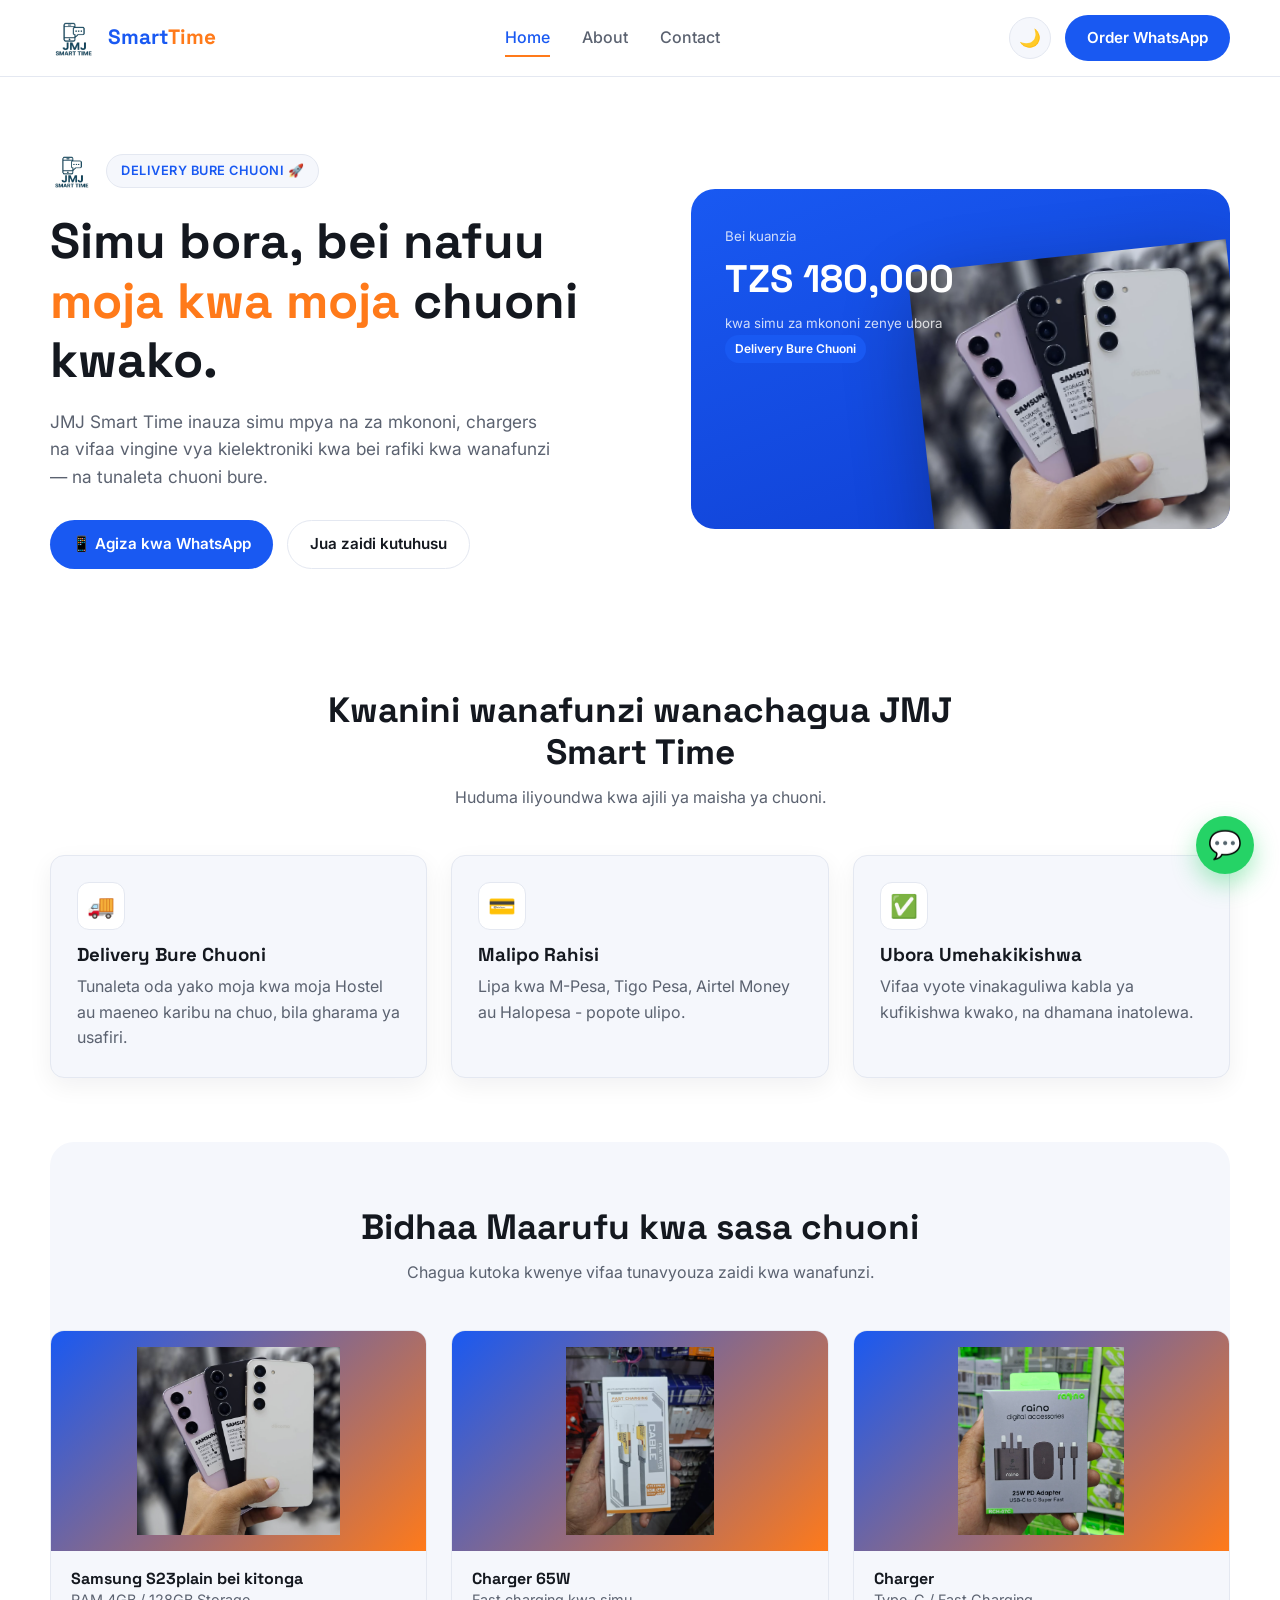
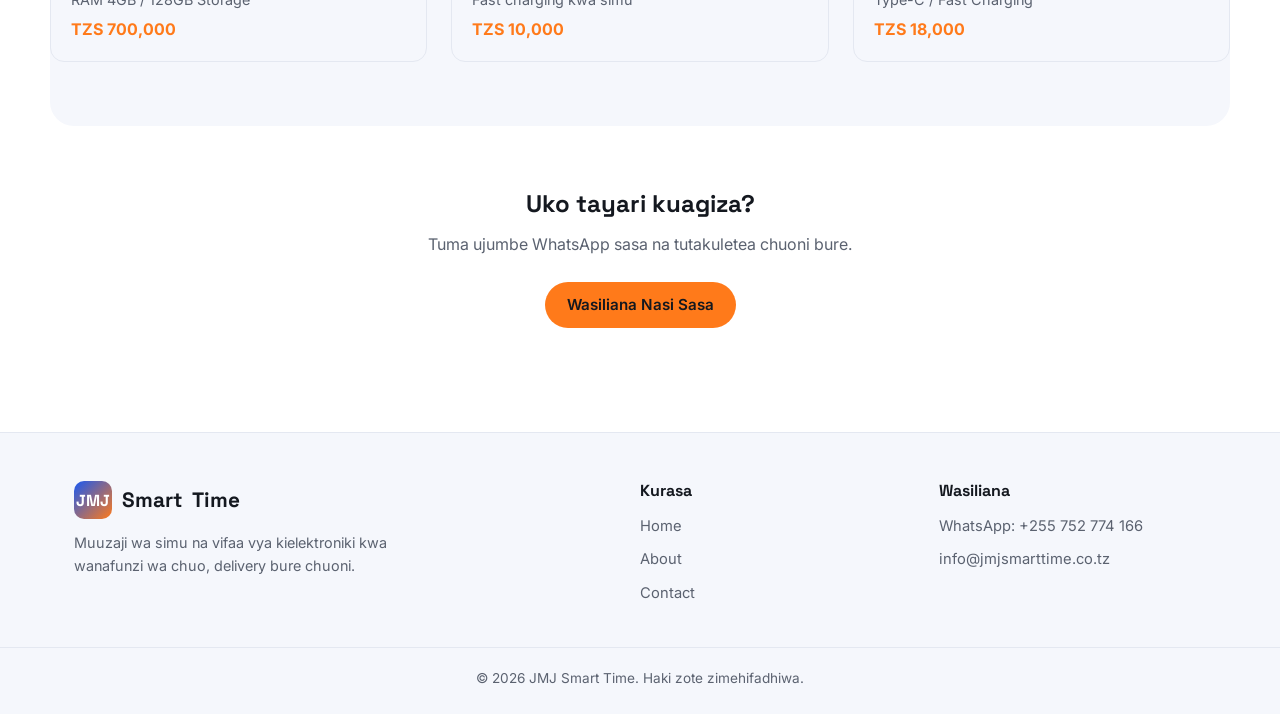
<file: index.html>
<!DOCTYPE html>
<html lang="sw">
<head>
<meta charset="UTF-8">
<meta name="viewport" content="width=device-width, initial-scale=1.0">
<title>JMJ Smart Time | Simu na Vifaa vya Kielektroniki - Chuo</title>
<meta name="description" content="JMJ Smart Time - muuzaji wa simu na vifaa vya kielektroniki kwa wanafunzi wa chuo. Delivery bure chuoni.">
<link rel="stylesheet" href="css/style.css">
</head>
<body>

<!-- ===== HEADER ===== -->
<header class="site-header">
  <div class="container nav">
    <a href="index.html" class="logo">
      <img src="images/logo/logo.png" alt="JMJ Smart Time logo" class="brand-logo">
      <span class="logo-text">Smart<span>Time</span></span>
    </a>

    <nav class="nav-links" id="navLinks">
      <a href="index.html" class="active">Home</a>
      <a href="about.html">About</a>
      <a href="contact.html">Contact</a>
    </nav>

    <div class="nav-actions">
      <button class="theme-toggle" id="themeToggle" aria-label="Badilisha mwonekano">🌙</button>
      <a href="https://wa.me/255752774166" target="_blank" class="btn btn-primary">Order WhatsApp</a>
      <button class="burger" id="burgerBtn" aria-label="Menu">
        <span></span><span></span><span></span>
      </button>
    </div>
  </div>
</header>

<!-- ===== HERO ===== -->
<section class="hero container">
  <div>
    <div class="hero-brand-wrap">
      <img src="images/logo/logo.png" alt="JMJ Smart Time logo" class="hero-brand-logo">
      <span class="eyebrow">Delivery bure chuoni 🚀</span>
    </div>
    <h1>Simu bora, bei nafuu <span class="accent-text">moja kwa moja</span> chuoni kwako.</h1>
    <p>JMJ Smart Time inauza simu mpya na za mkononi, chargers na vifaa vingine vya kielektroniki kwa bei rafiki kwa wanafunzi — na tunaleta chuoni bure.</p>
    <div class="hero-cta">
      <a href="https://wa.me/255752774166" target="_blank" class="btn btn-primary">📱 Agiza kwa WhatsApp</a>
      <a href="about.html" class="btn btn-outline">Jua zaidi kutuhusu</a>
    </div>
  </div>

  <div class="hero-visual">
    <img src="images/samsung-s23plain.png" alt="Samsung S23plain" class="hero-phone-image">
    <div class="hero-visual-content">
      <div>
        <small>Bei kuanzia</small>
        <div class="hero-price">TZS 180,000</div>
        <small>kwa simu za mkononi zenye ubora</small>
      </div>
      <div>
        <span class="badge">Delivery Bure Chuoni</span>
      </div>
    </div>
  </div>
</section>

<!-- ===== KWANINI SISI ===== -->
<section class="section container">
  <div class="section-head">
    <h2>Kwanini wanafunzi wanachagua JMJ Smart Time</h2>
    <p>Huduma iliyoundwa kwa ajili ya maisha ya chuoni.</p>
  </div>

  <div class="grid-3">
    <div class="card">
      <div class="feature-icon">🚚</div>
      <h3>Delivery Bure Chuoni</h3>
      <p style="color:var(--text-soft); margin-top:8px;">Tunaleta oda yako moja kwa moja Hostel au maeneo karibu na chuo, bila gharama ya usafiri.</p>
    </div>
    <div class="card">
      <div class="feature-icon">💳</div>
      <h3>Malipo Rahisi</h3>
      <p style="color:var(--text-soft); margin-top:8px;">Lipa kwa M-Pesa, Tigo Pesa, Airtel Money au Halopesa - popote ulipo.</p>
    </div>
    <div class="card">
      <div class="feature-icon">✅</div>
      <h3>Ubora Umehakikishwa</h3>
      <p style="color:var(--text-soft); margin-top:8px;">Vifaa vyote vinakaguliwa kabla ya kufikishwa kwako, na dhamana inatolewa.</p>
    </div>
  </div>
</section>

<!-- ===== BIDHAA MAALUM ===== -->
<section class="section container" style="background:var(--surface); border-radius:24px;">
  <div class="section-head">
    <h2>Bidhaa Maarufu kwa sasa chuoni</h2>
    <p>Chagua kutoka kwenye vifaa tunavyouza zaidi kwa wanafunzi.</p>
  </div>

  <div class="grid-3">
    <div class="product-card">
      <div class="product-thumb"><img src="images/samsung-s23plain.png" alt="Samsung S23plain"></div>
      <div class="product-info">
        <h4>Samsung S23plain bei kitonga</h4>
        <p style="color:var(--text-soft); font-size:.9rem;">RAM 4GB / 128GB Storage</p>
        <div class="price">TZS 700,000</div>
      </div>
    </div>
    <div class="product-card">
      <div class="product-thumb"><img src="images/charger-65w.png" alt="Charger 65W"></div>
      <div class="product-info">
        <h4>Charger 65W</h4>
        <p style="color:var(--text-soft); font-size:.9rem;">Fast charging kwa simu</p>
        <div class="price">TZS 10,000</div>
      </div>
    </div>
    <div class="product-card">
      <div class="product-thumb"><img src="images/charger-18000.png" alt="Charger 18,000"></div>
      <div class="product-info">
        <h4>Charger</h4>
        <p style="color:var(--text-soft); font-size:.9rem;">Type-C / Fast Charging</p>
        <div class="price">TZS 18,000</div>
      </div>
    </div>
  </div>
</section>

<!-- ===== CTA ===== -->
<section class="section container" style="text-align:center;">
  <h2 style="margin-bottom:14px;">Uko tayari kuagiza?</h2>
  <p style="color:var(--text-soft); margin-bottom:24px;">Tuma ujumbe WhatsApp sasa na tutakuletea chuoni bure.</p>
  <a href="https://wa.me/255752774166" target="_blank" class="btn btn-accent">Wasiliana Nasi Sasa</a>
</section>

<!-- ===== FOOTER ===== -->
<footer class="site-footer">
  <div class="container footer-grid">
    <div>
      <div class="logo" style="margin-bottom:12px;">
        <span class="logo-badge">JMJ</span> Smart<span>Time</span>
      </div>
      <p style="color:var(--text-soft); font-size:.9rem; max-width:36ch;">Muuzaji wa simu na vifaa vya kielektroniki kwa wanafunzi wa chuo, delivery bure chuoni.</p>
    </div>
    <div>
      <h4>Kurasa</h4>
      <a href="index.html">Home</a>
      <a href="about.html">About</a>
      <a href="contact.html">Contact</a>
    </div>
    <div>
      <h4>Wasiliana</h4>
      <a href="https://wa.me/255752774166" target="_blank">WhatsApp: +255 752 774 166</a>
      <a href="mailto:info@jmjsmarttime.co.tz">info@jmjsmarttime.co.tz</a>
    </div>
  </div>
  <div class="footer-bottom">&copy; 2026 JMJ Smart Time. Haki zote zimehifadhiwa.</div>
</footer>

<a href="https://wa.me/255752774166" target="_blank" class="whatsapp-float" aria-label="Wasiliana WhatsApp">💬</a>

<script src="js/main.js"></script>
</body>
</html>
</file>
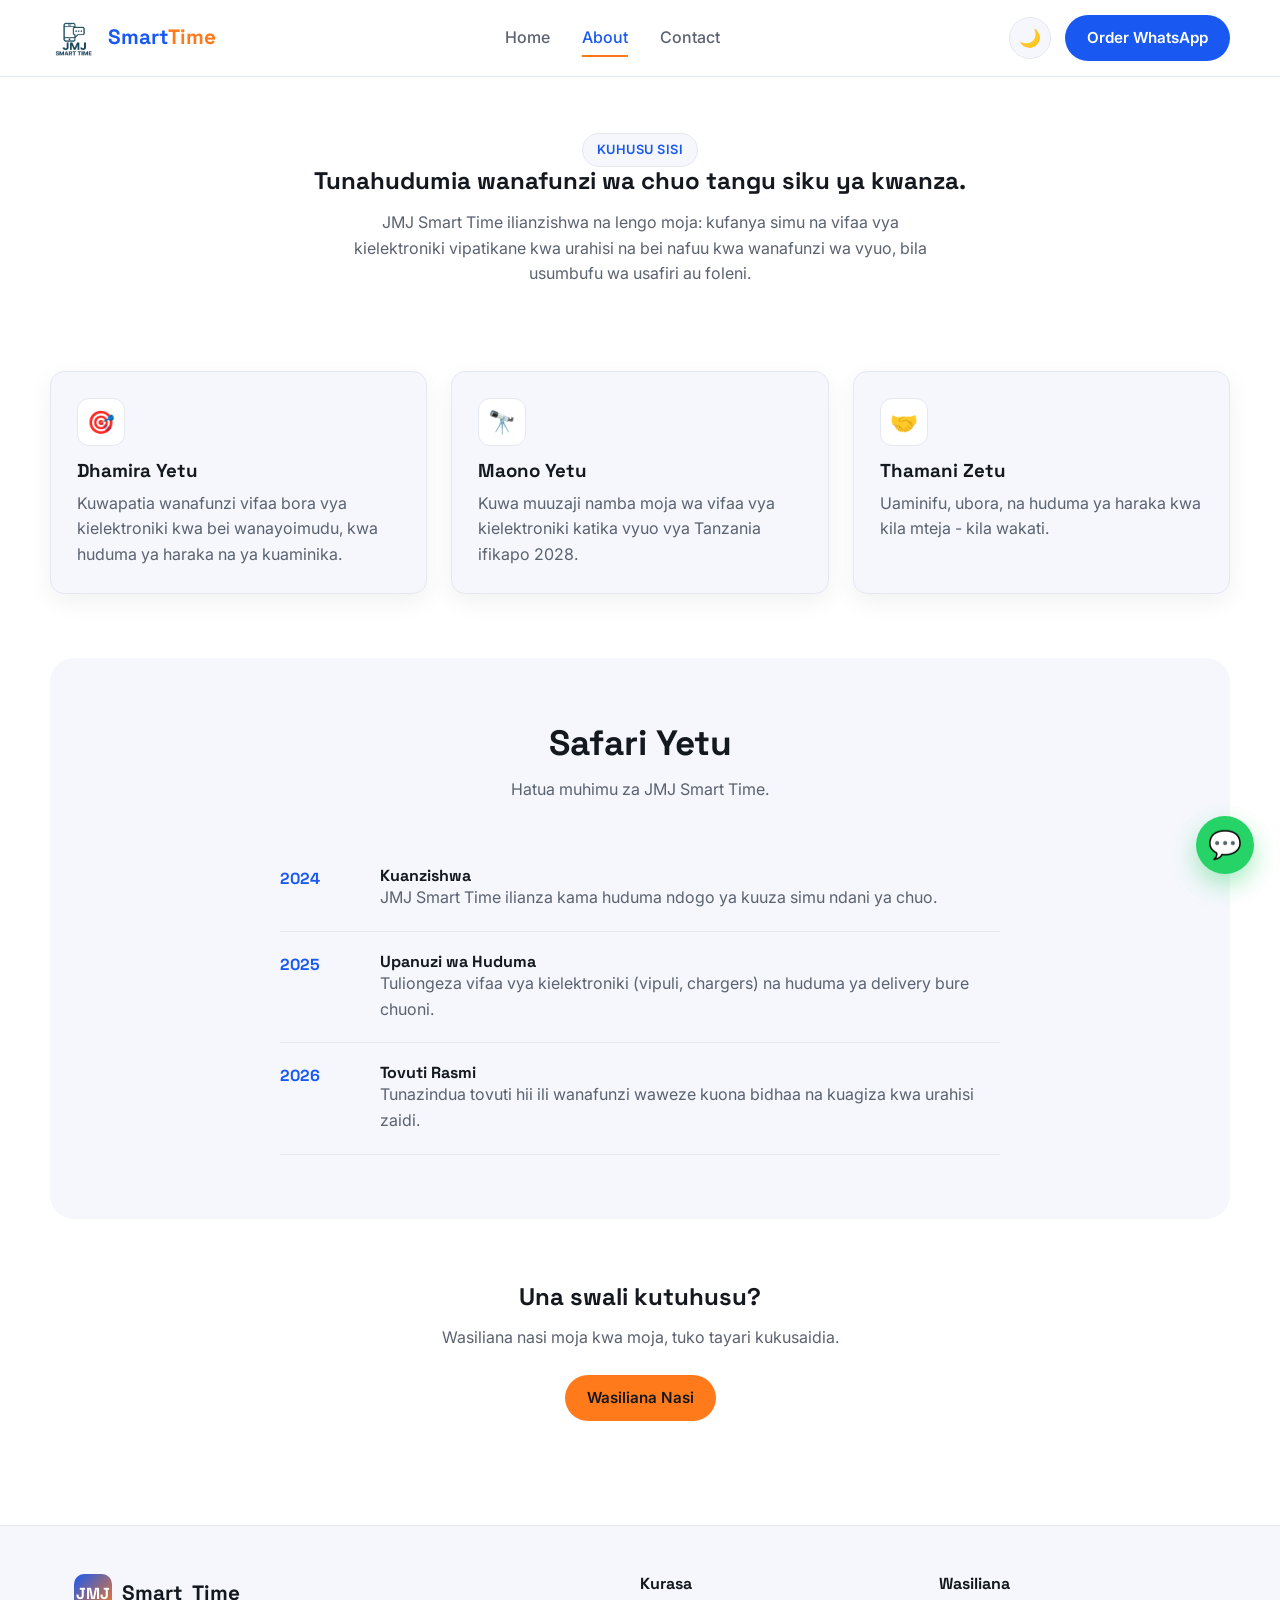
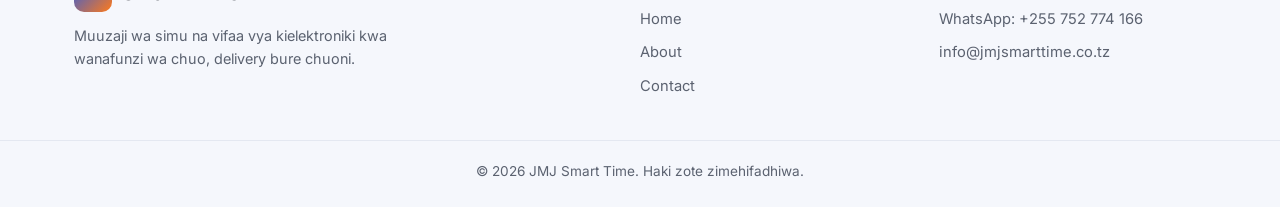
<file: about.html>
<!DOCTYPE html>
<html lang="sw">
<head>
<meta charset="UTF-8">
<meta name="viewport" content="width=device-width, initial-scale=1.0">
<title>About | JMJ Smart Time</title>
<meta name="description" content="Jifunze zaidi kuhusu JMJ Smart Time - historia yetu, dhamira na thamani zetu.">
<link rel="stylesheet" href="css/style.css">
</head>
<body>

<!-- ===== HEADER ===== -->
<header class="site-header">
  <div class="container nav">
    <a href="index.html" class="logo">
      <img src="images/logo/logo.png" alt="JMJ Smart Time logo" class="brand-logo">
      <span class="logo-text">Smart<span>Time</span></span>
    </a>

    <nav class="nav-links" id="navLinks">
      <a href="index.html">Home</a>
      <a href="about.html" class="active">About</a>
      <a href="contact.html">Contact</a>
    </nav>

    <div class="nav-actions">
      <button class="theme-toggle" id="themeToggle" aria-label="Badilisha mwonekano">🌙</button>
      <a href="https://wa.me/255752774166" target="_blank" class="btn btn-primary">Order WhatsApp</a>
      <button class="burger" id="burgerBtn" aria-label="Menu">
        <span></span><span></span><span></span>
      </button>
    </div>
  </div>
</header>

<!-- ===== ABOUT HERO ===== -->
<section class="about-hero container">
  <span class="eyebrow">Kuhusu Sisi</span>
  <h1>Tunahudumia wanafunzi wa chuo tangu siku ya kwanza.</h1>
  <p>JMJ Smart Time ilianzishwa na lengo moja: kufanya simu na vifaa vya kielektroniki vipatikane kwa urahisi na bei nafuu kwa wanafunzi wa vyuo, bila usumbufu wa usafiri au foleni.</p>
</section>

<!-- ===== DHAMIRA / MAONO ===== -->
<section class="section container grid-3">
  <div class="card">
    <div class="feature-icon">🎯</div>
    <h3>Dhamira Yetu</h3>
    <p style="color:var(--text-soft); margin-top:8px;">Kuwapatia wanafunzi vifaa bora vya kielektroniki kwa bei wanayoimudu, kwa huduma ya haraka na ya kuaminika.</p>
  </div>
  <div class="card">
    <div class="feature-icon">🔭</div>
    <h3>Maono Yetu</h3>
    <p style="color:var(--text-soft); margin-top:8px;">Kuwa muuzaji namba moja wa vifaa vya kielektroniki katika vyuo vya Tanzania ifikapo 2028.</p>
  </div>
  <div class="card">
    <div class="feature-icon">🤝</div>
    <h3>Thamani Zetu</h3>
    <p style="color:var(--text-soft); margin-top:8px;">Uaminifu, ubora, na huduma ya haraka kwa kila mteja - kila wakati.</p>
  </div>
</section>

<!-- ===== SAFARI YETU (TIMELINE) ===== -->
<section class="section container" style="background:var(--surface); border-radius:24px;">
  <div class="section-head">
    <h2>Safari Yetu</h2>
    <p>Hatua muhimu za JMJ Smart Time.</p>
  </div>

  <div class="timeline">
    <div class="timeline-item">
      <div class="timeline-year">2024</div>
      <div>
        <h4>Kuanzishwa</h4>
        <p style="color:var(--text-soft);">JMJ Smart Time ilianza kama huduma ndogo ya kuuza simu ndani ya chuo.</p>
      </div>
    </div>
    <div class="timeline-item">
      <div class="timeline-year">2025</div>
      <div>
        <h4>Upanuzi wa Huduma</h4>
        <p style="color:var(--text-soft);">Tuliongeza vifaa vya kielektroniki (vipuli, chargers) na huduma ya delivery bure chuoni.</p>
      </div>
    </div>
    <div class="timeline-item">
      <div class="timeline-year">2026</div>
      <div>
        <h4>Tovuti Rasmi</h4>
        <p style="color:var(--text-soft);">Tunazindua tovuti hii ili wanafunzi waweze kuona bidhaa na kuagiza kwa urahisi zaidi.</p>
      </div>
    </div>
  </div>
</section>

<!-- ===== CTA ===== -->
<section class="section container" style="text-align:center;">
  <h2 style="margin-bottom:14px;">Una swali kutuhusu?</h2>
  <p style="color:var(--text-soft); margin-bottom:24px;">Wasiliana nasi moja kwa moja, tuko tayari kukusaidia.</p>
  <a href="contact.html" class="btn btn-accent">Wasiliana Nasi</a>
</section>

<!-- ===== FOOTER ===== -->
<footer class="site-footer">
  <div class="container footer-grid">
    <div>
      <div class="logo" style="margin-bottom:12px;">
        <span class="logo-badge">JMJ</span> Smart<span>Time</span>
      </div>
      <p style="color:var(--text-soft); font-size:.9rem; max-width:36ch;">Muuzaji wa simu na vifaa vya kielektroniki kwa wanafunzi wa chuo, delivery bure chuoni.</p>
    </div>
    <div>
      <h4>Kurasa</h4>
      <a href="index.html">Home</a>
      <a href="about.html">About</a>
      <a href="contact.html">Contact</a>
    </div>
    <div>
      <h4>Wasiliana</h4>
      <a href="https://wa.me/255752774166" target="_blank">WhatsApp: +255 752 774 166</a>
      <a href="mailto:info@jmjsmarttime.co.tz">info@jmjsmarttime.co.tz</a>
    </div>
  </div>
  <div class="footer-bottom">&copy; 2026 JMJ Smart Time. Haki zote zimehifadhiwa.</div>
</footer>

<a href="https://wa.me/255752774166" target="_blank" class="whatsapp-float" aria-label="Wasiliana WhatsApp">💬</a>

<script src="js/main.js"></script>
</body>
</html>
</file>
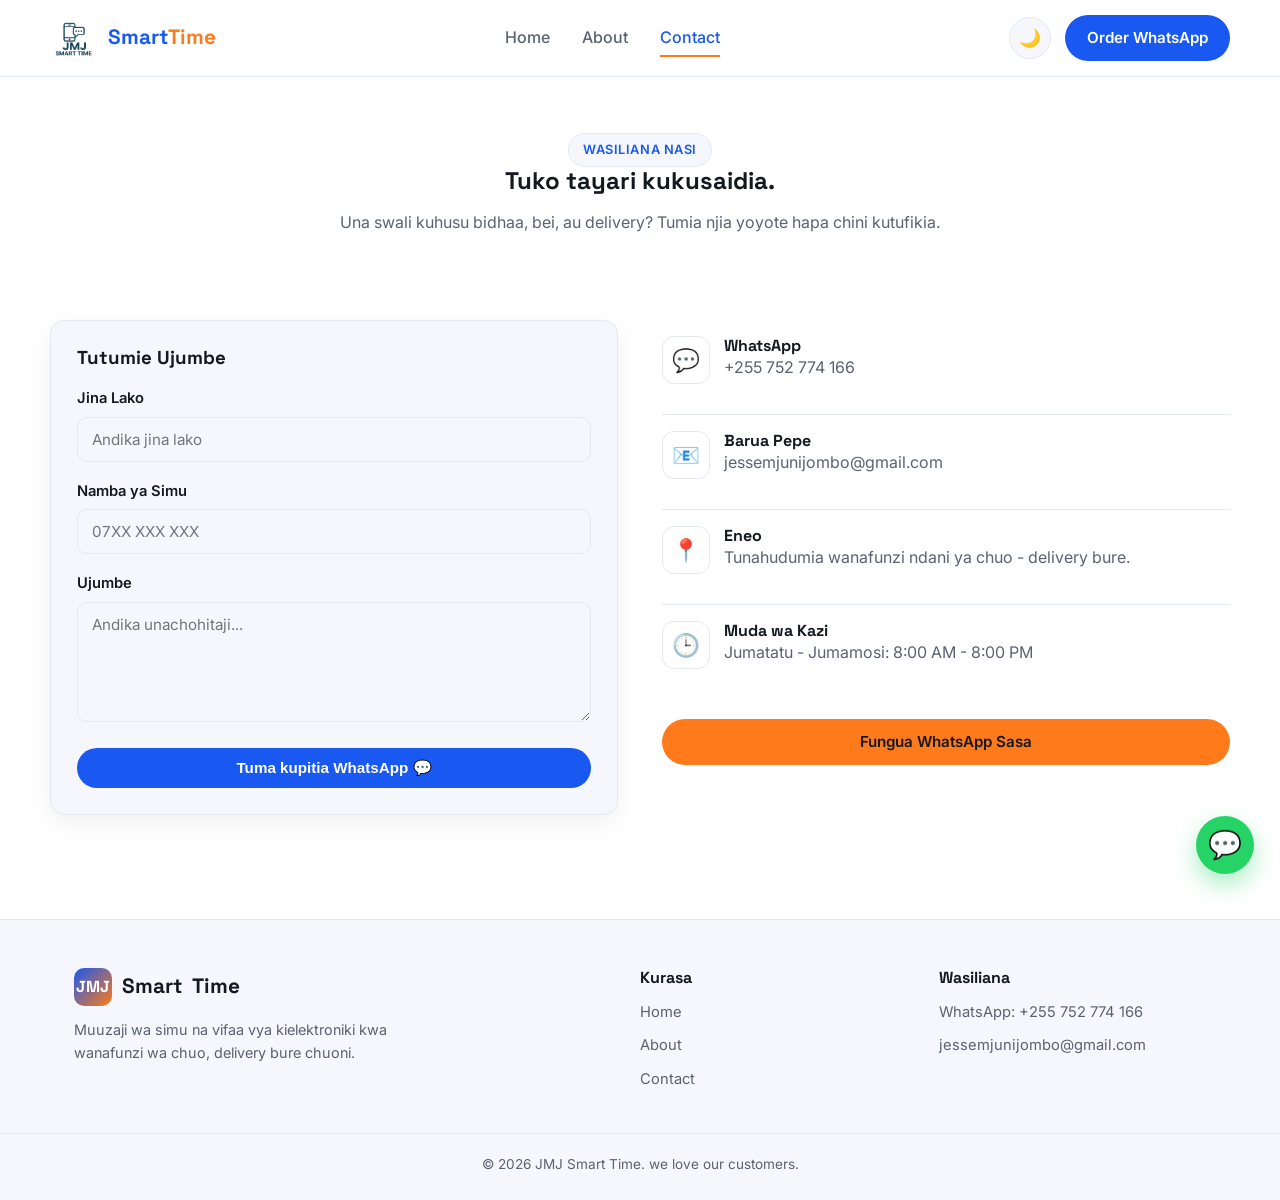
<file: contact.html>
<!DOCTYPE html>
<html lang="sw">
<head>
<meta charset="UTF-8">
<meta name="viewport" content="width=device-width, initial-scale=1.0">
<title>Contact | JMJ Smart Time</title>
<meta name="description" content="Wasiliana na JMJ Smart Time kupitia WhatsApp, email au fomu ya mawasiliano.">
<link rel="stylesheet" href="css/style.css">
</head>
<body>

<!-- ===== HEADER ===== -->
<header class="site-header">
  <div class="container nav">
    <a href="index.html" class="logo">
      <img src="images/logo/logo.png" alt="JMJ Smart Time logo" class="brand-logo">
      <span class="logo-text">Smart<span>Time</span></span>
    </a>

    <nav class="nav-links" id="navLinks">
      <a href="index.html">Home</a>
      <a href="about.html">About</a>
      <a href="contact.html" class="active">Contact</a>
    </nav>

    <div class="nav-actions">
      <button class="theme-toggle" id="themeToggle" aria-label="Badilisha mwonekano">🌙</button>
      <a href="https://wa.me/255752774166" target="_blank" class="btn btn-primary">Order WhatsApp</a>
      <button class="burger" id="burgerBtn" aria-label="Menu">
        <span></span><span></span><span></span>
      </button>
    </div>
  </div>
</header>

<!-- ===== CONTACT HERO ===== -->
<section class="about-hero container">
  <span class="eyebrow">Wasiliana Nasi</span>
  <h1>Tuko tayari kukusaidia.</h1>
  <p>Una swali kuhusu bidhaa, bei, au delivery? Tumia njia yoyote hapa chini kutufikia.</p>
</section>

<!-- ===== CONTACT CONTENT ===== -->
<section class="section container">
  <div class="contact-wrap">

    <!-- FOMU -->
    <div class="card">
      <h3 style="margin-bottom:18px;">Tutumie Ujumbe</h3>
      <form id="contactForm">
        <div class="form-group">
          <label for="cf-name">Jina Lako</label>
          <input type="text" id="cf-name" placeholder="Andika jina lako" required>
        </div>
        <div class="form-group">
          <label for="cf-phone">Namba ya Simu</label>
          <input type="tel" id="cf-phone" placeholder="07XX XXX XXX" required>
        </div>
        <div class="form-group">
          <label for="cf-message">Ujumbe</label>
          <textarea id="cf-message" placeholder="Andika unachohitaji..." required></textarea>
        </div>
        <button type="submit" class="btn btn-primary" style="width:100%; justify-content:center;">
          Tuma kupitia WhatsApp 💬
        </button>
      </form>
    </div>

    <!-- MAELEZO -->
    <div>
      <div class="contact-info-item">
        <div class="feature-icon">💬</div>
        <div>
          <h4>WhatsApp</h4>
          <p style="color:var(--text-soft);">+255 752 774 166</p>
        </div>
      </div>
      <div class="contact-info-item">
        <div class="feature-icon">📧</div>
        <div>
          <h4>Barua Pepe</h4>
          <p style="color:var(--text-soft);">jessemjunijombo@gmail.com</p>
        </div>
      </div>
      <div class="contact-info-item">
        <div class="feature-icon">📍</div>
        <div>
          <h4>Eneo</h4>
          <p style="color:var(--text-soft);">Tunahudumia wanafunzi ndani ya chuo - delivery bure.</p>
        </div>
      </div>
      <div class="contact-info-item" style="border-bottom:none;">
        <div class="feature-icon">🕒</div>
        <div>
          <h4>Muda wa Kazi</h4>
          <p style="color:var(--text-soft);">Jumatatu - Jumamosi: 8:00 AM - 8:00 PM</p>
        </div>
      </div>

      <a href="https://wa.me/255752774166" target="_blank" class="btn btn-accent" style="margin-top:20px; width:100%; justify-content:center;">
        Fungua WhatsApp Sasa
      </a>
    </div>

  </div>
</section>

<!-- ===== FOOTER ===== -->
<footer class="site-footer">
  <div class="container footer-grid">
    <div>
      <div class="logo" style="margin-bottom:12px;">
        <span class="logo-badge">JMJ</span> Smart<span>Time</span>
      </div>
      <p style="color:var(--text-soft); font-size:.9rem; max-width:36ch;">Muuzaji wa simu na vifaa vya kielektroniki kwa wanafunzi wa chuo, delivery bure chuoni.</p>
    </div>
    <div>
      <h4>Kurasa</h4>
      <a href="index.html">Home</a>
      <a href="about.html">About</a>
      <a href="contact.html">Contact</a>
    </div>
    <div>
      <h4>Wasiliana</h4>
      <a href="https://wa.me/255752774166" target="_blank">WhatsApp: +255 752 774 166</a>
      <a href="mailto:info@jmjsmarttime.co.tz">jessemjunijombo@gmail.com</a>
    </div>
  </div>
  <div class="footer-bottom">&copy; 2026 JMJ Smart Time. we love our customers.</div>
</footer>

<a href="https://wa.me/255752774166" target="_blank" class="whatsapp-float" aria-label="Wasiliana WhatsApp">💬</a>

<script src="js/main.js"></script>
</body>
</html>
</file>
<file: css/style.css>
/* =====================================================
   JMJ SMART TIME — Stylesheet kuu
   ===================================================== */

@import url('https://fonts.googleapis.com/css2?family=Space+Grotesk:wght@500;600;700&family=Inter:wght@400;500;600&display=swap');

:root{
  /* --- Light mode (default) --- */
  --bg: #FFFFFF;
  --surface: #F5F7FC;
  --text: #14181F;
  --text-soft: #5B6270;
  --primary: #1959F2;
  --accent: #FF7A1A;
  --border: #E4E8F1;
  --card-shadow: 0 8px 24px rgba(20,24,31,0.06);
  --radius: 14px;
}

[data-theme="dark"]{
  --bg: #14181F;
  --surface: #1C212B;
  --text: #F5F7FC;
  --text-soft: #A6ACB9;
  --primary: #5B87FF;
  --accent: #FFC93C;
  --border: #2A303C;
  --card-shadow: 0 8px 24px rgba(0,0,0,0.35);
}

*{ box-sizing: border-box; margin:0; padding:0; }

html{ scroll-behavior: smooth; }

body{
  background: var(--bg);
  color: var(--text);
  font-family: 'Inter', sans-serif;
  line-height: 1.6;
  transition: background .3s ease, color .3s ease;
}

h1,h2,h3,h4{
  font-family: 'Space Grotesk', sans-serif;
  line-height: 1.2;
  color: var(--text);
}

a{ text-decoration:none; color: inherit; }
img{ max-width:100%; display:block; }
ul{ list-style:none; }

.container{
  width:100%;
  max-width: 1180px;
  margin: 0 auto;
  padding: 0 24px;
}

/* ---------- Header / Nav ---------- */
.site-header{
  position: sticky;
  top:0;
  z-index: 50;
  background: var(--bg);
  border-bottom: 1px solid var(--border);
}

.nav{
  display:flex;
  align-items:center;
  justify-content: space-between;
  padding: 14px 0;
}

.logo{
  display:flex;
  align-items:center;
  gap:10px;
  font-family:'Space Grotesk', sans-serif;
  font-weight:700;
  font-size:1.3rem;
}

.brand-logo{
  width:48px;
  height:48px;
  object-fit:contain;
  display:block;
}

.logo-text{ color: var(--primary); }
.logo-text span{ color: var(--accent); }

.logo-badge{
  width:38px; height:38px;
  border-radius:10px;
  background: linear-gradient(135deg, var(--primary), var(--accent));
  display:flex; align-items:center; justify-content:center;
  color:#fff; font-weight:700; font-size:1rem;
}

.nav-links{
  display:flex;
  gap: 32px;
  font-weight:500;
}

.nav-links a{
  position:relative;
  color: var(--text-soft);
  transition: color .2s ease;
}
.nav-links a:hover, .nav-links a.active{ color: var(--primary); }
.nav-links a.active::after{
  content:"";
  position:absolute;
  left:0; bottom:-6px;
  width:100%; height:2px;
  background: var(--accent);
}

.nav-actions{ display:flex; align-items:center; gap:14px; }

.theme-toggle{
  width:42px; height:42px;
  border-radius: 50%;
  border:1px solid var(--border);
  background: var(--surface);
  cursor:pointer;
  display:flex; align-items:center; justify-content:center;
  font-size:1.1rem;
}

.burger{
  display:none;
  flex-direction:column;
  gap:5px;
  cursor:pointer;
  background:none; border:none;
}
.burger span{ width:24px; height:2px; background: var(--text); display:block; }

.btn{
  display:inline-flex;
  align-items:center;
  gap:8px;
  padding: 11px 22px;
  border-radius: 999px;
  font-weight:600;
  font-size:.95rem;
  border: none;
  cursor:pointer;
  transition: transform .15s ease, box-shadow .15s ease;
}
.btn:hover{ transform: translateY(-2px); }

.btn-primary{ background: var(--primary); color:#fff; }
.btn-primary:hover{ box-shadow: 0 10px 24px rgba(25,89,242,0.35); }

.btn-accent{ background: var(--accent); color:#14181F; }
.btn-accent:hover{ box-shadow: 0 10px 24px rgba(255,122,26,0.35); }

.btn-outline{
  background: transparent;
  border: 1.5px solid var(--border);
  color: var(--text);
}

/* ---------- Hero ---------- */
.hero{
  padding: 72px 0 56px;
  display:grid;
  grid-template-columns: 1.1fr 1fr;
  gap: 48px;
  align-items:center;
}

.hero-brand-wrap{
  display:flex;
  align-items:center;
  gap:12px;
  margin-bottom: 18px;
  flex-wrap:wrap;
}

.hero-brand-logo{
  width:44px;
  height:44px;
  object-fit:contain;
  display:block;
}

.eyebrow{
  display:inline-block;
  padding: 6px 14px;
  border-radius: 999px;
  background: var(--surface);
  border:1px solid var(--border);
  color: var(--primary);
  font-weight:600;
  font-size:.8rem;
  letter-spacing:.04em;
  text-transform:uppercase;
  margin-bottom: 0;
}

.hero h1{
  font-size: clamp(2rem, 4vw, 3.1rem);
  margin-bottom: 18px;
}
.hero h1 .accent-text{ color: var(--accent); }

.hero p{
  color: var(--text-soft);
  font-size: 1.08rem;
  max-width: 46ch;
  margin-bottom: 30px;
}

.hero-cta{ display:flex; gap:14px; flex-wrap:wrap; }

.hero-visual{
  position:relative;
  background: linear-gradient(160deg, var(--primary) 0%, #0F3ED1 100%);
  border-radius: 24px;
  padding: 34px;
  color:#fff;
  min-height: 340px;
  display:flex;
  flex-direction:column;
  justify-content:space-between;
  overflow:hidden;
}
.hero-visual-content{
  position:relative;
  z-index:2;
  display:flex;
  flex-direction:column;
  justify-content:space-between;
  min-height:100%;
}
.hero-phone-image{
  position:absolute;
  right:-12px;
  bottom:-22px;
  width:min(74%, 320px);
  max-width:320px;
  opacity:.96;
  pointer-events:none;
  z-index:1;
  filter: drop-shadow(0 22px 40px rgba(0,0,0,0.28));
  transform: rotate(-6deg);
}
.hero-visual::after{
  content:"";
  position:absolute;
  right:-40px; bottom:-40px;
  width:180px; height:180px;
  background: var(--accent);
  border-radius:50%;
  opacity:.25;
}
.hero-price{
  font-family:'Space Grotesk', sans-serif;
  font-size: 2.4rem;
  font-weight:700;
}
.hero-visual small{ opacity:.8; }

/* ---------- Sections ---------- */
.section{ padding: 64px 0; }
.section-head{ text-align:center; max-width: 640px; margin: 0 auto 44px; }
.section-head h2{ font-size: clamp(1.6rem, 3vw, 2.2rem); margin-bottom: 12px; }
.section-head p{ color: var(--text-soft); }

.grid-3{
  display:grid;
  grid-template-columns: repeat(3, 1fr);
  gap: 24px;
}

.card{
  background: var(--surface);
  border: 1px solid var(--border);
  border-radius: var(--radius);
  padding: 26px;
  box-shadow: var(--card-shadow);
}

.product-card{
  background: var(--surface);
  border:1px solid var(--border);
  border-radius: var(--radius);
  overflow:hidden;
  transition: transform .2s ease;
}
.product-card:hover{ transform: translateY(-6px); }
.product-thumb{
  height: 220px;
  background: linear-gradient(135deg, var(--primary), var(--accent));
  display:flex; align-items:center; justify-content:center;
  padding: 16px;
  overflow:hidden;
}
.product-thumb img{
  width: 100%;
  height: 100%;
  object-fit: contain;
  display:block;
  border-radius: 10px;
}
.product-info{ padding: 18px 20px; }
.product-info .price{ color: var(--accent); font-weight:700; margin-top:6px; }

.badge{
  display:inline-block;
  font-size:.75rem;
  font-weight:600;
  padding:4px 10px;
  border-radius:999px;
  background: var(--primary);
  color:#fff;
}

/* Feature icon boxes */
.feature-icon{
  width:48px; height:48px;
  border-radius:12px;
  background: var(--bg);
  border:1px solid var(--border);
  display:flex; align-items:center; justify-content:center;
  font-size:1.4rem;
  margin-bottom: 14px;
}

/* ---------- About page ---------- */
.about-hero{ padding: 56px 0 20px; text-align:center; }
.about-hero p{ color: var(--text-soft); max-width: 60ch; margin: 14px auto 0; }

.values{ display:grid; grid-template-columns: repeat(4,1fr); gap:20px; }

.timeline{ max-width: 720px; margin: 0 auto; }
.timeline-item{
  display:flex; gap:20px;
  padding: 20px 0;
  border-bottom: 1px solid var(--border);
}
.timeline-year{
  font-family:'Space Grotesk', sans-serif;
  color: var(--primary); font-weight:700; min-width: 80px;
}

/* ---------- Contact page ---------- */
.contact-wrap{
  display:grid;
  grid-template-columns: 1fr 1fr;
  gap: 44px;
  align-items:start;
}

.form-group{ margin-bottom: 18px; }
.form-group label{ display:block; font-weight:600; margin-bottom:6px; font-size:.92rem; }
.form-group input, .form-group textarea{
  width:100%;
  padding: 12px 14px;
  border-radius: 10px;
  border:1px solid var(--border);
  background: var(--surface);
  color: var(--text);
  font-family:'Inter', sans-serif;
  font-size:.95rem;
}
.form-group textarea{ min-height: 120px; resize: vertical; }

.contact-info-item{
  display:flex; gap:14px; align-items:flex-start;
  padding: 16px 0;
  border-bottom: 1px solid var(--border);
}

/* ---------- Footer ---------- */
.site-footer{
  background: var(--surface);
  border-top: 1px solid var(--border);
  padding: 48px 0 24px;
  margin-top: 40px;
}
.footer-grid{
  display:grid;
  grid-template-columns: 2fr 1fr 1fr;
  gap: 32px;
  margin-bottom: 32px;
}
.footer-grid h4{ margin-bottom: 14px; font-size:1rem; }
.footer-grid a{ color: var(--text-soft); display:block; margin-bottom:10px; font-size:.92rem; }
.footer-grid a:hover{ color: var(--primary); }
.footer-bottom{
  text-align:center;
  color: var(--text-soft);
  font-size:.85rem;
  padding-top: 20px;
  border-top: 1px solid var(--border);
}

/* ---------- WhatsApp floating button ---------- */
.whatsapp-float{
  position: fixed;
  bottom: 26px;
  right: 26px;
  width: 58px; height: 58px;
  border-radius: 50%;
  background: #25D366;
  display:flex; align-items:center; justify-content:center;
  color:#fff;
  font-size: 1.7rem;
  box-shadow: 0 10px 24px rgba(37,211,102,.4);
  z-index: 60;
  animation: pulse 2.4s infinite;
}
@keyframes pulse{
  0%{ box-shadow: 0 0 0 0 rgba(37,211,102,.5); }
  70%{ box-shadow: 0 0 0 14px rgba(37,211,102,0); }
  100%{ box-shadow: 0 0 0 0 rgba(37,211,102,0); }
}

/* ---------- Responsive ---------- */
@media (max-width: 900px){
  .hero{ grid-template-columns: 1fr; }
  .grid-3{ grid-template-columns: repeat(2,1fr); }
  .values{ grid-template-columns: repeat(2,1fr); }
  .contact-wrap{ grid-template-columns: 1fr; }
  .footer-grid{ grid-template-columns: 1fr 1fr; }
}

@media (max-width: 640px){
  .nav-links{
    position:absolute;
    top:100%; left:0; right:0;
    background: var(--bg);
    border-bottom: 1px solid var(--border);
    flex-direction:column;
    padding: 18px 24px;
    gap: 18px;
    display:none;
  }
  .nav-links.open{ display:flex; }
  .burger{ display:flex; }
  .grid-3{ grid-template-columns: 1fr; }
  .values{ grid-template-columns: 1fr; }
  .footer-grid{ grid-template-columns: 1fr; }
  .hero-cta .btn{ flex:1; justify-content:center; }
}
</file>
